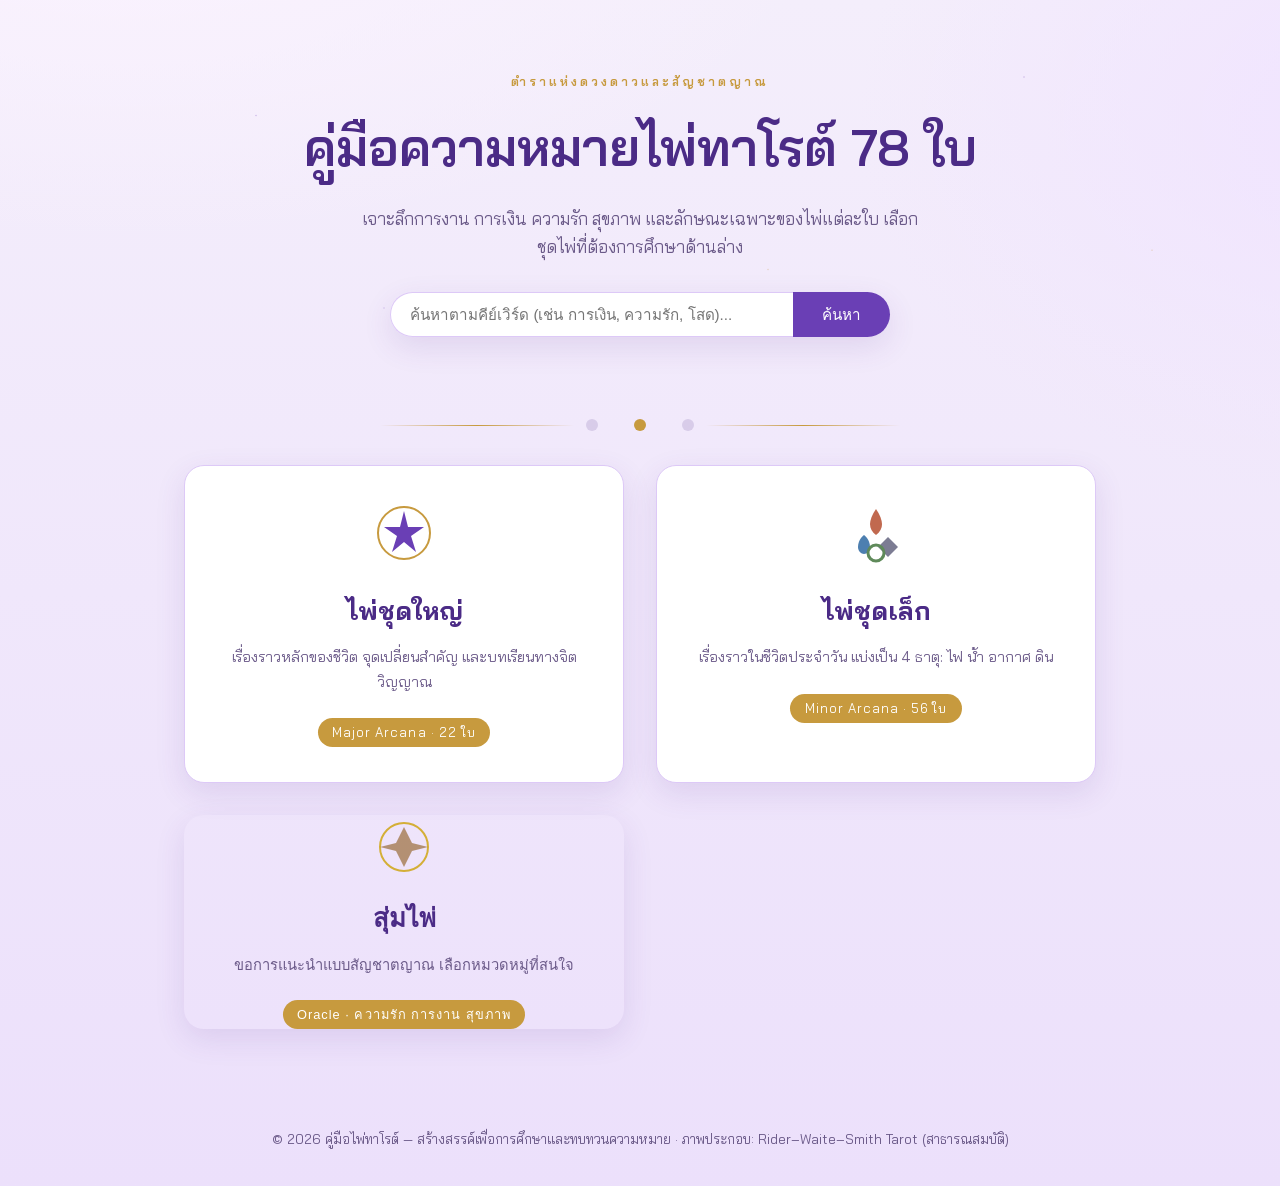
<file: tarotweb/index.html>
<!DOCTYPE html>
<html lang="th">
<head>
<meta charset="UTF-8">
<meta name="viewport" content="width=device-width, initial-scale=1.0">
<title>ตำราไพ่ทาโรต์ 78 ใบ</title>
<link rel="preconnect" href="https://fonts.googleapis.com">
<link rel="preconnect" href="https://fonts.gstatic.com" crossorigin>
<link href="https://fonts.googleapis.com/css2?family=Bai+Jamjuree:ital,wght@0,200;0,300;0,400;0,500;0,600;0,700;1,200;1,300;1,400;1,500;1,600;1,700&display=swap" rel="stylesheet">
<link href="https://fonts.googleapis.com/css2?family=Taviraj:wght@400;500;600;700&family=Prompt:wght@300;400;500;600&display=swap" rel="stylesheet">
<link rel="stylesheet" href="style.css">
</head>
<body>

<header class="hero">
  <div class="eyebrow">ตำราแห่งดวงดาวและสัญชาตญาณ</div>
  <h1>คู่มือความหมายไพ่ทาโรต์ 78 ใบ</h1>
  <p>เจาะลึกการงาน การเงิน ความรัก สุขภาพ และลักษณะเฉพาะของไพ่แต่ละใบ เลือกชุดไพ่ที่ต้องการศึกษาด้านล่าง</p>
  <div class="search-container">
    <input type="search" id="search-input" placeholder="ค้นหาตามคีย์เวิร์ด (เช่น การเงิน, ความรัก, โสด)...">
    <button id="search-btn">ค้นหา</button>
  </div>
</header>

<div class="moon-divider">
  <div class="line"></div>
  <div class="phases">
    <svg viewBox="0 0 24 24"><circle cx="12" cy="12" r="9" fill="#4b2b86" opacity="0.15"/></svg>
    <svg viewBox="0 0 24 24"><path d="M12 3a9 9 0 000 18 6.5 6.5 0 010-18z" fill="#c79a3e"/></svg>
    <svg viewBox="0 0 24 24"><circle cx="12" cy="12" r="9" fill="#c79a3e"/></svg>
    <svg viewBox="0 0 24 24"><path d="M12 3a9 9 0 010 18 6.5 6.5 0 000-18z" fill="#c79a3e"/></svg>
    <svg viewBox="0 0 24 24"><circle cx="12" cy="12" r="9" fill="#4b2b86" opacity="0.15"/></svg>
  </div>
  <div class="line"></div>
</div>

<!-- ============ LANDING: PORTAL SELECTION ============ -->
<div id="landing" class="view active">
  <div class="portals">
    <a href="datatarot/tarot22.html" class="portal-card" id="portal-major" style="text-decoration: none;">
      <svg class="portal-icon" viewBox="0 0 64 64"><circle cx="32" cy="32" r="26" fill="none" stroke="#c79a3e" stroke-width="2"/><path d="M32 10 L36 26 L52 26 L39 35 L44 51 L32 41 L20 51 L25 35 L12 26 L28 26 Z" fill="#6a3fb5"/></svg>
      <h2>ไพ่ชุดใหญ่</h2>
      <p class="desc">เรื่องราวหลักของชีวิต จุดเปลี่ยนสำคัญ และบทเรียนทางจิตวิญญาณ</p>
      <span class="portal-count">Major Arcana · 22 ใบ</span>
    </a>
    <a href="datatarot/tarot56.html" class="portal-card" id="portal-minor" style="text-decoration: none;">
      <svg class="portal-icon" viewBox="0 0 64 64">
        <path d="M32 8 C24 20 24 28 32 34 C40 28 40 20 32 8Z" fill="#c1694f"/>
        <path d="M14 46 C14 38 20 34 20 34 C20 34 26 38 26 46 C26 50 23 53 20 53 C17 53 14 50 14 46Z" fill="#4d7fb0"/>
        <path d="M44 36 L54 46 L44 56 L34 46 Z" fill="#7c7c93"/>
        <circle cx="32" cy="52" r="8" fill="none" stroke="#5f8a5a" stroke-width="3"/>
      </svg>
      <h2>ไพ่ชุดเล็ก</h2>
      <p class="desc">เรื่องราวในชีวิตประจำวัน แบ่งเป็น 4 ธาตุ: ไฟ น้ำ อากาศ ดิน</p>
      <span class="portal-count">Minor Arcana · 56 ใบ</span>
    </a>
    <button class="portal-card" id="portal-oracle" style="text-decoration: none; border: none; cursor: pointer; background: none; padding: 0;">
      <svg class="portal-icon" viewBox="0 0 64 64"><circle cx="32" cy="32" r="24" fill="none" stroke="#d4af37" stroke-width="2"/><path d="M32 12 L40 28 L56 32 L40 36 L32 52 L24 36 L8 32 L24 28 Z" fill="#a67c52" opacity="0.8"/></svg>
      <h2>สุ่มไพ่</h2>
      <p class="desc">ขอการแนะนำแบบสัญชาตญาณ เลือกหมวดหมู่ที่สนใจ</p>
      <span class="portal-count">Oracle · ความรัก การงาน สุขภาพ</span>
    </button>
  </div>
</div>

<!-- ============ SEARCH RESULTS VIEW ============ -->
<div id="search-results" class="view">
  <div class="view-header">
    <button class="back-btn" data-target="landing">← กลับหน้าหลัก</button>
    <h2 style="margin-top:1.2rem;">ผลการค้นหา</h2>
    <p id="search-results-desc"></p>
  </div>
  <div class="container">
    <div class="card-grid" id="search-results-grid"></div>
  </div>
</div>

<!-- ============ CARD DETAIL VIEW (NEW) ============ -->
<section id="card-detail" class="view">
  <!-- Content will be generated by JavaScript -->
</section>

<!-- ============ ORACLE READING: CATEGORY SELECTION ============ -->
<div id="oracle" class="view">
  <div class="view-header">
    <button class="back-btn" data-target="landing">← กลับหน้าหลัก</button>
    <h2 style="margin-top:1.2rem;">✨ ขอการแนะนำจากไพ่ทาโรต์</h2>
    <p>เลือกหมวดหมู่ที่ต้องการขอคำแนะนำ</p>
  </div>
  <div class="container">
    <div class="oracle-categories">
      <button class="oracle-category-btn" data-category="love">
        <span class="category-icon">💕</span>
        <h3>ความรัก</h3>
        <p>ความสัมพันธ์ ความรัก การรักษา</p>
      </button>
      <button class="oracle-category-btn" data-category="work">
        <span class="category-icon">💼</span>
        <h3>การงาน</h3>
        <p>อาชีพ ธุรกิจ ความก้าวหน้า</p>
      </button>
      <button class="oracle-category-btn" data-category="health">
        <span class="category-icon">🌿</span>
        <h3>สุขภาพ</h3>
        <p>ร่างกาย ใจใจ ความอยู่ดี</p>
      </button>
    </div>
  </div>
</div>

<!-- ============ ORACLE RESULT VIEW ============ -->
<div id="oracle-result" class="view">
  <div class="view-header">
    <button class="back-btn" data-target="oracle">← ย้อนกลับ</button>
    <h2 style="margin-top:1.2rem;">✨ ดึงไพ่คำแนะนำ</h2>
    <p id="oracle-result-category"></p>
  </div>
  <div class="container">
    <div class="oracle-result-container">
      <div class="oracle-card-wrapper">
        <div class="oracle-card-back"></div>
        <button class="draw-btn" id="draw-card-btn">ดึงไพ่ 🃏</button>
      </div>
      <div id="oracle-card-display" style="display: none;">
        <div class="detail-container">
          <div class="detail-left-col">
            <img id="oracle-card-image" alt="card" class="detail-card-image">
          </div>
          <div class="detail-right-col">
            <h3 id="oracle-card-name" style="font-size: 1.5rem; margin-bottom: 1rem;"></h3>
            <div class="detail-meaning-box">
              <h4 style="font-size: 1.1rem;">สำหรับคุณ:</h4>
              <p id="oracle-card-meaning" style="font-size: 1rem; line-height: 1.6;"></p>
            </div>
          </div>
        </div>
      </div>
    </div>
  </div>
</div>


<footer>&copy; 2026 คู่มือไพ่ทาโรต์ — สร้างสรรค์เพื่อการศึกษาและทบทวนความหมาย · <a href="https://en.wikipedia.org/wiki/Rider%E2%80%93Waite_Tarot">ภาพประกอบ: Rider–Waite–Smith Tarot (สาธารณสมบัติ)</a> </footer>

<script type="module" src="app.js"></script>
</body>
</html>
</file>
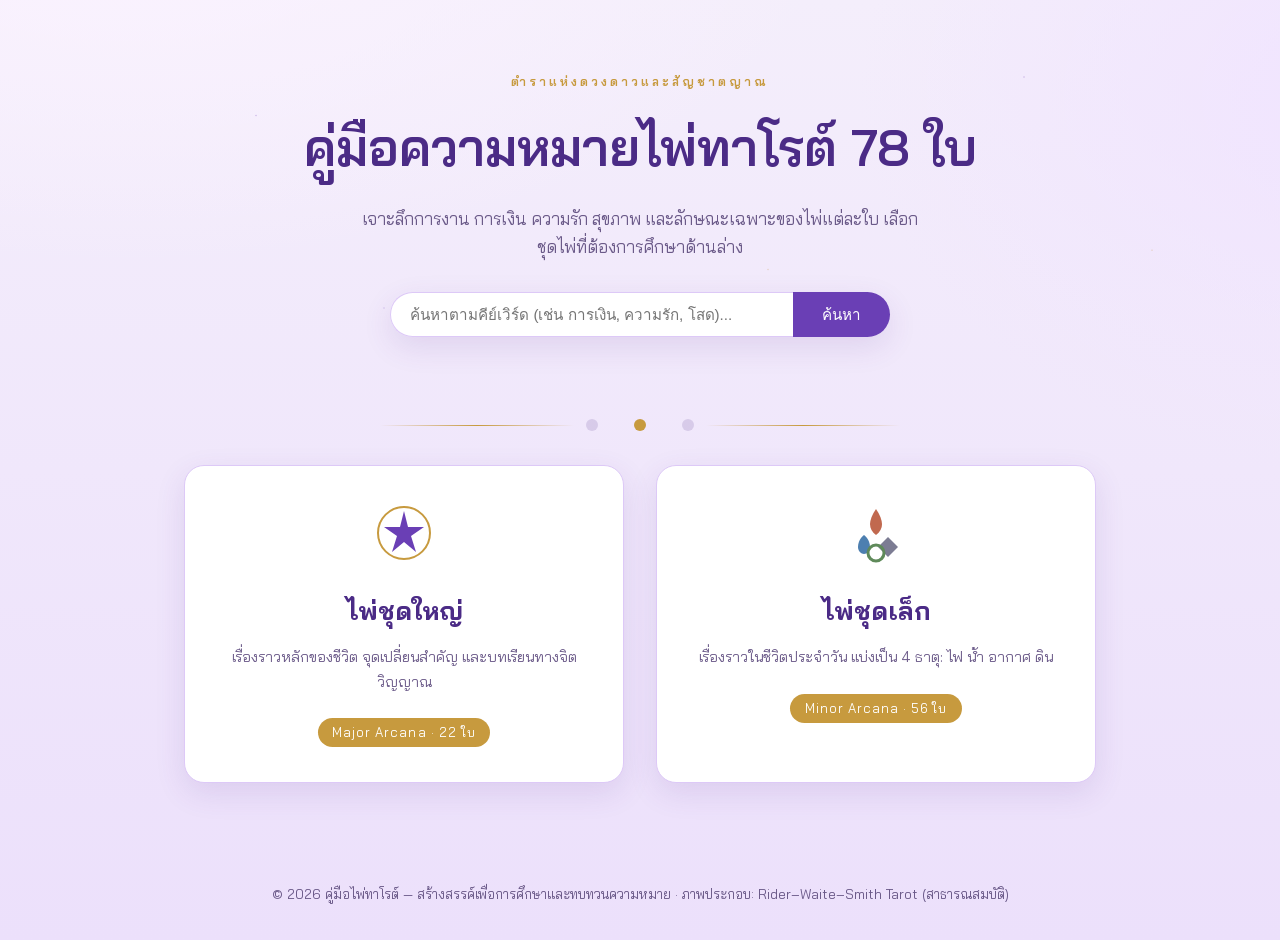
<file: tarotweb/tarot.html>
<!DOCTYPE html>
<html lang="th">
<head>
<meta charset="UTF-8">
<meta name="viewport" content="width=device-width, initial-scale=1.0">
<title>ตำราไพ่ทาโรต์ 78 ใบ</title>
<link rel="preconnect" href="https://fonts.googleapis.com">
<link rel="preconnect" href="https://fonts.gstatic.com" crossorigin>
<link href="https://fonts.googleapis.com/css2?family=Bai+Jamjuree:ital,wght@0,200;0,300;0,400;0,500;0,600;0,700;1,200;1,300;1,400;1,500;1,600;1,700&display=swap" rel="stylesheet">
<link href="https://fonts.googleapis.com/css2?family=Taviraj:wght@400;500;600;700&family=Prompt:wght@300;400;500;600&display=swap" rel="stylesheet">
<style>
  :root{
    --bg-1:#f4eefb;
    --bg-2:#ece0fb;
    --panel:#ffffff;
    --ink:#3a2a52;
    --ink-soft:#6b5a89;
    --violet:#6a3fb5;
    --violet-deep:#4b2b86;
    --gold:#c79a3e;
    --line:#ddc9f7;
    --fire:#c1694f;
    --water:#4d7fb0;
    --air:#7c7c93;
    --earth:#5f8a5a;
    --shadow: 0 10px 30px rgba(90,50,150,0.12);
  }
  *{box-sizing:border-box;}
  html,body{margin:0;padding:0;}
  body{
    font-family:'Bai Jamjuree',sans-serif;
    color:var(--ink);
    background:
      radial-gradient(1200px 600px at 10% -10%, #fbf3ff 0%, transparent 60%),
      radial-gradient(1000px 700px at 110% 10%, #f0e3ff 0%, transparent 55%),
      linear-gradient(180deg, var(--bg-1), var(--bg-2));
    min-height:100vh;
    line-height:1.65;
  }
  h1,h2,h3{ margin:0; }

  /* ---------- Moon phase divider (signature element) ---------- */
  .moon-divider{
    display:flex; align-items:center; justify-content:center; gap:10px;
    margin: 2rem auto; width:min(520px,80%);
  }
  .moon-divider .line{ height:1px; flex:1; background:linear-gradient(90deg,transparent,var(--gold),transparent); }
  .moon-divider .phases{ display:flex; gap:8px; }
  .moon-divider svg{ width:16px; height:16px; }

  /* ---------- Header / Hero ---------- */
  header.hero{
    text-align:center;
    padding: 4.5rem 1.5rem 3rem;
    position:relative;
    overflow:hidden;
  }
  header.hero::before{
    content:"";
    position:absolute; inset:0;
    background-image: radial-gradient(2px 2px at 20% 30%, rgba(107,60,181,0.35) 0, transparent 60%),
                       radial-gradient(2px 2px at 80% 20%, rgba(107,60,181,0.3) 0, transparent 60%),
                       radial-gradient(2px 2px at 60% 70%, rgba(199,154,62,0.35) 0, transparent 60%),
                       radial-gradient(2px 2px at 30% 80%, rgba(107,60,181,0.25) 0, transparent 60%),
                       radial-gradient(2px 2px at 90% 65%, rgba(199,154,62,0.3) 0, transparent 60%);
    pointer-events:none;
  }
  .eyebrow{
    letter-spacing:0.25em; text-transform:uppercase; font-size:0.75rem;
    color:var(--gold); font-weight:600; margin-bottom:0.8rem;
  }
  header.hero h1{
    font-size: clamp(2rem, 5vw, 3.2rem);
    color:var(--violet-deep);
    font-weight:600;
  }
  header.hero p{
    color:var(--ink-soft); font-size:1.05rem; max-width:560px; margin:1rem auto 0;
  }
  .search-container{
    margin-top: 2rem; display:flex; max-width:500px; width:90%; margin-left:auto; margin-right:auto;
    box-shadow: var(--shadow); border-radius: 999px;
  }
  #search-input{
    flex-grow:1; border:1px solid var(--line); background:var(--panel); color:var(--ink);
    padding: 0.8rem 1.2rem; border-radius: 999px 0 0 999px;  font-size: 0.95rem;
    border-right:none;
  }
  #search-btn{
    border:none; background:var(--violet); color:white; padding: 0 1.8rem; border-radius: 0 999px 999px 0;
     font-size: 0.95rem; cursor:pointer; transition: background .2s;
  }
  #search-btn:hover{ background: var(--violet-deep); }

  /* ---------- Portal selection (landing) ---------- */
  .portals{
    display:grid; grid-template-columns: 1fr 1fr; gap:2rem;
    max-width:960px; margin: 1rem auto 4rem; padding:0 1.5rem;
  }
  @media (max-width:720px){ .portals{ grid-template-columns:1fr; } }

  .portal-card{
    background:var(--panel);
    border-radius:20px;
    padding:2.2rem 1.8rem;
    text-align:center;
    border:1px solid var(--line);
    box-shadow:var(--shadow);
    cursor:pointer;
    transition: transform .25s ease, box-shadow .25s ease, border-color .25s ease;
    position:relative;
  }
  .portal-card:hover{
    transform:translateY(-6px);
    box-shadow: 0 18px 40px rgba(90,50,150,0.2);
    border-color:var(--violet);
  }
  .portal-icon{ width:64px; height:64px; margin:0 auto 1rem; }
  .portal-card h2{ font-size:1.6rem; color:var(--violet-deep); margin-bottom:0.4rem; }
  .portal-count{
    display:inline-block; margin-top:0.6rem;
    font-size:0.8rem; letter-spacing:0.08em;
    color:#fff; background:var(--gold);
    padding:0.25rem 0.9rem; border-radius:999px;
  }
  .portal-card p.desc{ color:var(--ink-soft); font-size:0.92rem; margin-top:0.9rem; }

  /* ---------- Views ---------- */
  /* --- Card Detail View --- */
  #card-detail { background-color: #fde8e8; padding-top: 2rem; padding-bottom: 4rem; }
  .detail-header { text-align: center; margin-bottom: 2rem; }
  .detail-header-badge { display: inline-block; background-color: #5c2c2c; color: #fff; padding: 0.5rem 1.5rem; border-radius: 9999px; font-size: 1.25rem; font-weight: bold; }
  .detail-container { display: flex; flex-direction: column; gap: 2rem; max-width: 900px; margin: 0 auto; padding: 0 1rem; }
  @media (min-width: 768px) { .detail-container { flex-direction: row; } }
  .detail-left-col { flex: 1; display: flex; justify-content: center; align-items: flex-start; }
  .detail-card-image { width: 100%; max-width: 350px; border-radius: 16px; border: 2px solid white; box-shadow: 0 10px 20px rgba(0, 0, 0, 0.1), 0 3px 6px rgba(0, 0, 0, 0.08); }
  .detail-right-col { flex: 1.5; background-color: #5c2c2c; border-radius: 16px; padding: 1.5rem; display: flex; flex-direction: column; gap: 1rem; }
  .detail-meaning-box { background-color: #fce0e0; border-radius: 12px; padding: 1rem 1.5rem; }
  .detail-meaning-box h3 { font-size: 1.1rem; font-weight: bold; color: #1a1a1a; margin-top: 0; margin-bottom: 0.5rem; }
  .detail-meaning-box p { font-size: 1rem; color: #333; margin: 0; line-height: 1.6; }
  #card-detail .back-btn { margin-top: 2rem; background-color: #5c2c2c; color: white; border: none; }
  #card-detail .back-btn:hover { background-color: #7a4242; }

  .view{ display:none; }
  .view.active{ display:block; }

  .back-btn{
    display:inline-flex; align-items:center; gap:0.4rem;
    background:none; border:1px solid var(--line);
    color:var(--violet-deep); 
    padding:0.6rem 1.2rem; border-radius:999px; cursor:pointer;
    font-size:0.9rem;
    transition: background .2s ease;
  }
  .back-btn:hover{ background:rgba(255,255,255,0.7); }

  .view-header{ text-align:center; padding: 2.5rem 1.5rem 1rem; }
  .view-header h2{ font-size:2rem; color:var(--violet-deep); }
  .view-header p{ color:var(--ink-soft); margin-top:0.5rem; }

  /* Suit tabs (minor arcana) */
  .suit-tabs{
    display:flex; flex-wrap:wrap; justify-content:center; gap:0.8rem;
    margin: 1.5rem auto 0; padding:0 1rem;
  }
  .suit-tab{
    display:flex; align-items:center; gap:0.5rem;
    border-radius:999px; padding:0.55rem 1.2rem;
    border:1.5px solid var(--line); background:#fff;
    cursor:pointer; font-family:'Prompt',sans-serif; font-size:0.92rem;
    color:var(--ink); transition: all .2s ease;
  }
  .suit-tab svg{ width:16px; height:16px; }
  .suit-tab.active{ color:#fff; border-color:transparent; }
  .suit-tab[data-suit="wands"].active{ background:var(--fire); }
  .suit-tab[data-suit="cups"].active{ background:var(--water); }
  .suit-tab[data-suit="swords"].active{ background:var(--air); }
  .suit-tab[data-suit="pentacles"].active{ background:var(--earth); }

  .container{ max-width:1200px; margin:0 auto; padding: 2rem 1.5rem 4rem; }

  .card-grid{
    display:grid; grid-template-columns: repeat(auto-fit, minmax(300px,1fr));
    gap:1.8rem;
  }

  .tarot-card{
    background:var(--panel);
    border-radius:16px;
    overflow:hidden;
    border:1px solid var(--line);
    box-shadow: 0 6px 16px rgba(90,50,150,0.08);
    transition: transform .25s ease, box-shadow .25s ease; cursor: pointer;
  }
  /* Initial state for animation */
  .tarot-card {
    opacity: 0; /* Start invisible */
    transform: translateY(20px); /* Start slightly below its final position */
    animation: card-appear 0.5s ease-out forwards; /* Apply the animation */
    /* animation-delay will be set via JavaScript for staggered effect */
  }
  @keyframes card-appear {
    from { opacity: 0; transform: translateY(20px); }
    to { opacity: 1; transform: translateY(0); }
  }

  .tarot-card:hover{
    transform: translateY(-6px);
    box-shadow: 0 14px 30px rgba(90,50,150,0.18);
  }
  .card-image-wrap{
    background: linear-gradient(160deg,#efe4fb,#f8f2ff);
    display:flex; align-items:center; justify-content:center;
    padding:1.2rem;
  }
  .card-image-wrap img{
    width:auto; max-width:100%; height:280px; object-fit:contain;
    border-radius:6px;
    box-shadow: 0 6px 18px rgba(60,30,100,0.25);
  }
  .card-content{ padding:1.2rem; }
  .card-title{
    font-size:1.1rem; text-align:center; color:var(--violet-deep);
  }
  .suit-accent-wands .card-title{ color:var(--fire); }
  .suit-accent-cups .card-title{ color:var(--water); }
  .suit-accent-swords .card-title{ color:var(--air); }
  .suit-accent-pentacles .card-title{ color:var(--earth); }

  footer{
    text-align:center; padding:2.2rem 1rem; color:var(--ink-soft); font-size:0.85rem;
  }
  footer a{
    color:inherit;
    text-decoration:none;
  }
  footer a:hover{
    text-decoration:underline;
  }
</style>
</head>
<body>

<header class="hero">
  <div class="eyebrow">ตำราแห่งดวงดาวและสัญชาตญาณ</div>
  <h1>คู่มือความหมายไพ่ทาโรต์ 78 ใบ</h1>
  <p>เจาะลึกการงาน การเงิน ความรัก สุขภาพ และลักษณะเฉพาะของไพ่แต่ละใบ เลือกชุดไพ่ที่ต้องการศึกษาด้านล่าง</p>
  <div class="search-container">
    <input type="search" id="search-input" placeholder="ค้นหาตามคีย์เวิร์ด (เช่น การเงิน, ความรัก, โสด)...">
    <button id="search-btn">ค้นหา</button>
  </div>
</header>

<div class="moon-divider">
  <div class="line"></div>
  <div class="phases">
    <svg viewBox="0 0 24 24"><circle cx="12" cy="12" r="9" fill="#4b2b86" opacity="0.15"/></svg>
    <svg viewBox="0 0 24 24"><path d="M12 3a9 9 0 000 18 6.5 6.5 0 010-18z" fill="#c79a3e"/></svg>
    <svg viewBox="0 0 24 24"><circle cx="12" cy="12" r="9" fill="#c79a3e"/></svg>
    <svg viewBox="0 0 24 24"><path d="M12 3a9 9 0 010 18 6.5 6.5 0 000-18z" fill="#c79a3e"/></svg>
    <svg viewBox="0 0 24 24"><circle cx="12" cy="12" r="9" fill="#4b2b86" opacity="0.15"/></svg>
  </div>
  <div class="line"></div>
</div>

<!-- ============ LANDING: PORTAL SELECTION ============ -->
<div id="landing" class="view active">
  <div class="portals" style="grid-template-columns: repeat(auto-fit, minmax(280px, 1fr));">
    <div class="portal-card" id="portal-major">
      <svg class="portal-icon" viewBox="0 0 64 64"><circle cx="32" cy="32" r="26" fill="none" stroke="#c79a3e" stroke-width="2"/><path d="M32 10 L36 26 L52 26 L39 35 L44 51 L32 41 L20 51 L25 35 L12 26 L28 26 Z" fill="#6a3fb5"/></svg>
      <h2>ไพ่ชุดใหญ่</h2>
      <p class="desc">เรื่องราวหลักของชีวิต จุดเปลี่ยนสำคัญ และบทเรียนทางจิตวิญญาณ</p>
      <span class="portal-count">Major Arcana · 22 ใบ</span>
    </div>
    <div class="portal-card" id="portal-minor">
      <svg class="portal-icon" viewBox="0 0 64 64">
        <path d="M32 8 C24 20 24 28 32 34 C40 28 40 20 32 8Z" fill="#c1694f"/>
        <path d="M14 46 C14 38 20 34 20 34 C20 34 26 38 26 46 C26 50 23 53 20 53 C17 53 14 50 14 46Z" fill="#4d7fb0"/>
        <path d="M44 36 L54 46 L44 56 L34 46 Z" fill="#7c7c93"/>
        <circle cx="32" cy="52" r="8" fill="none" stroke="#5f8a5a" stroke-width="3"/>
      </svg>
      <h2>ไพ่ชุดเล็ก</h2>
      <p class="desc">เรื่องราวในชีวิตประจำวัน แบ่งเป็น 4 ธาตุ: ไฟ น้ำ อากาศ ดิน</p>
      <span class="portal-count">Minor Arcana · 56 ใบ</span>
    </div>
  </div>
</div>

<!-- ============ MAJOR ARCANA VIEW ============ -->
<div id="major" class="view">
  <div class="view-header">
    <button class="back-btn" data-target="landing">← กลับหน้าหลัก</button>
    <h2 style="margin-top:1.2rem;">🌟 Major Arcana — ไพ่ชุดใหญ่ 22 ใบ</h2>
    <p>เรื่องราวการเดินทาง ผ่านบทเรียนสำคัญของชีวิต</p>
  </div>
  <div class="container">
    <div class="card-grid" id="major-grid"></div>
  </div>
</div>

<!-- ============ MINOR ARCANA VIEW ============ -->
<div id="minor" class="view">
  <div class="view-header">
    <button class="back-btn" data-target="landing">← กลับหน้าหลัก</button>
    <h2 style="margin-top:1.2rem;">🔮 Minor Arcana — ไพ่ชุดเล็ก 56 ใบ</h2>
    <p>แบ่งตาม 4 ธาตุ เลือกชุดที่ต้องการศึกษา</p>
    <div class="suit-tabs">
      <div class="suit-tab" data-suit="pentacles">
        <svg viewBox="0 0 24 24"><path d="M12 2c-3 4-3 7 0 10 3-3 3-6 0-10z" fill="currentColor"/></svg>
        pentacles · ดิน
      </div>
      <div class="suit-tab" data-suit="cups">
        <svg viewBox="0 0 24 24"><path d="M5 15c0-3 2-6 2-6h10s2 3 2 6a7 7 0 01-14 0z" fill="currentColor"/></svg>
        cups · น้ำ
      </div>
      <div class="suit-tab" data-suit="swords">
        <svg viewBox="0 0 24 24"><path d="M12 2l3 3-9 9-3-3z" fill="currentColor"/><path d="M15 5l4 4-9 9-4-4z" fill="currentColor" opacity="0.6"/></svg>
        swords · ลม
      </div>
      <div class="suit-tab" data-suit="wands">
        <svg viewBox="0 0 24 24"><circle cx="12" cy="12" r="9" fill="none" stroke="currentColor" stroke-width="2"/></svg>
        wands · ไฟ
      </div>
    </div>
  </div>
  <div class="container">
    <div class="card-grid" id="minor-grid"></div>
  </div>
</div>

<!-- ============ SEARCH RESULTS VIEW ============ -->
<div id="search-results" class="view">
  <div class="view-header">
    <button class="back-btn" data-target="landing">← กลับหน้าหลัก</button>
    <h2 style="margin-top:1.2rem;">ผลการค้นหา</h2>
    <p id="search-results-desc"></p>
  </div>
  <div class="container">
    <div class="card-grid" id="search-results-grid"></div>
  </div>
</div>

<!-- ============ CARD DETAIL VIEW (NEW) ============ -->
<section id="card-detail" class="view">
  <!-- Content will be generated by JavaScript -->
</section>


<footer>&copy; 2026 คู่มือไพ่ทาโรต์ — สร้างสรรค์เพื่อการศึกษาและทบทวนความหมาย · <a href="https://en.wikipedia.org/wiki/Rider%E2%80%93Waite_Tarot">ภาพประกอบ: Rider–Waite–Smith Tarot (สาธารณสมบัติ)</a> </footer>

<script type="module" src="app.js"></script>
</body>
</html>
</file>
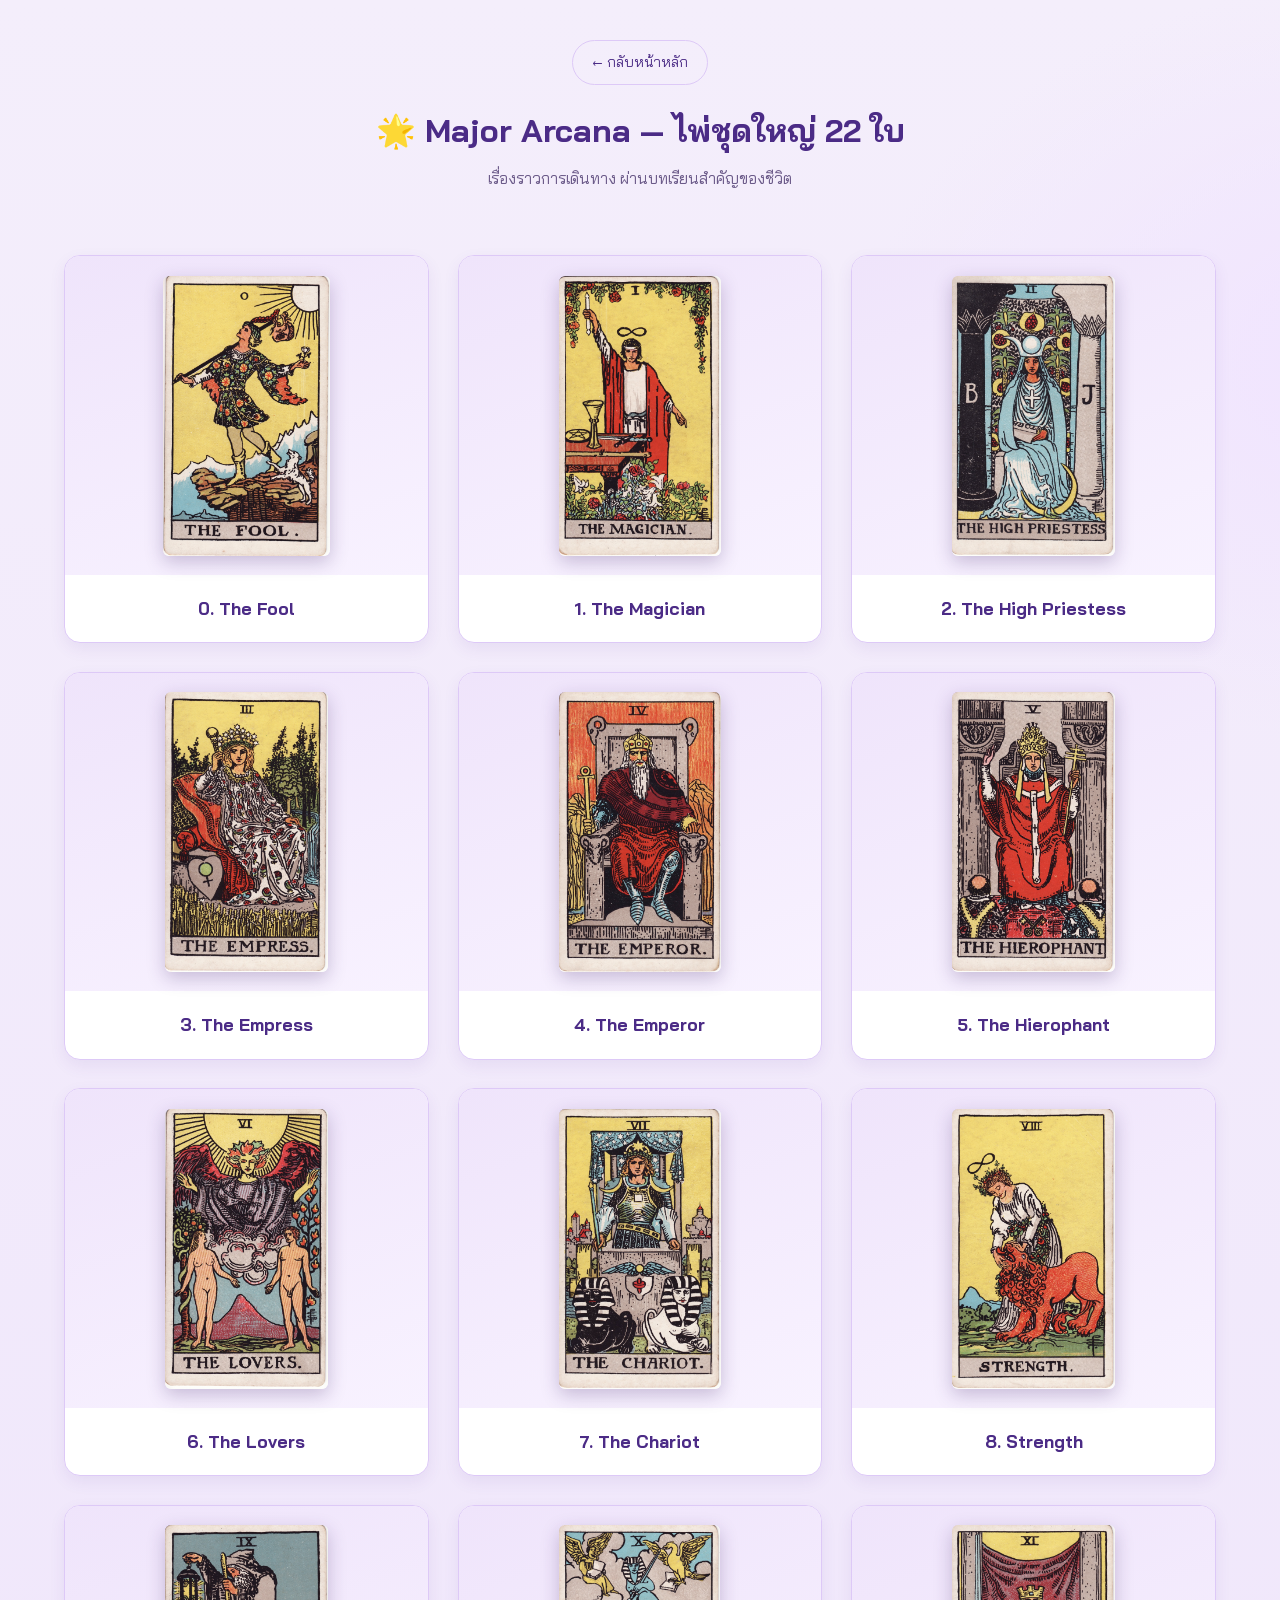
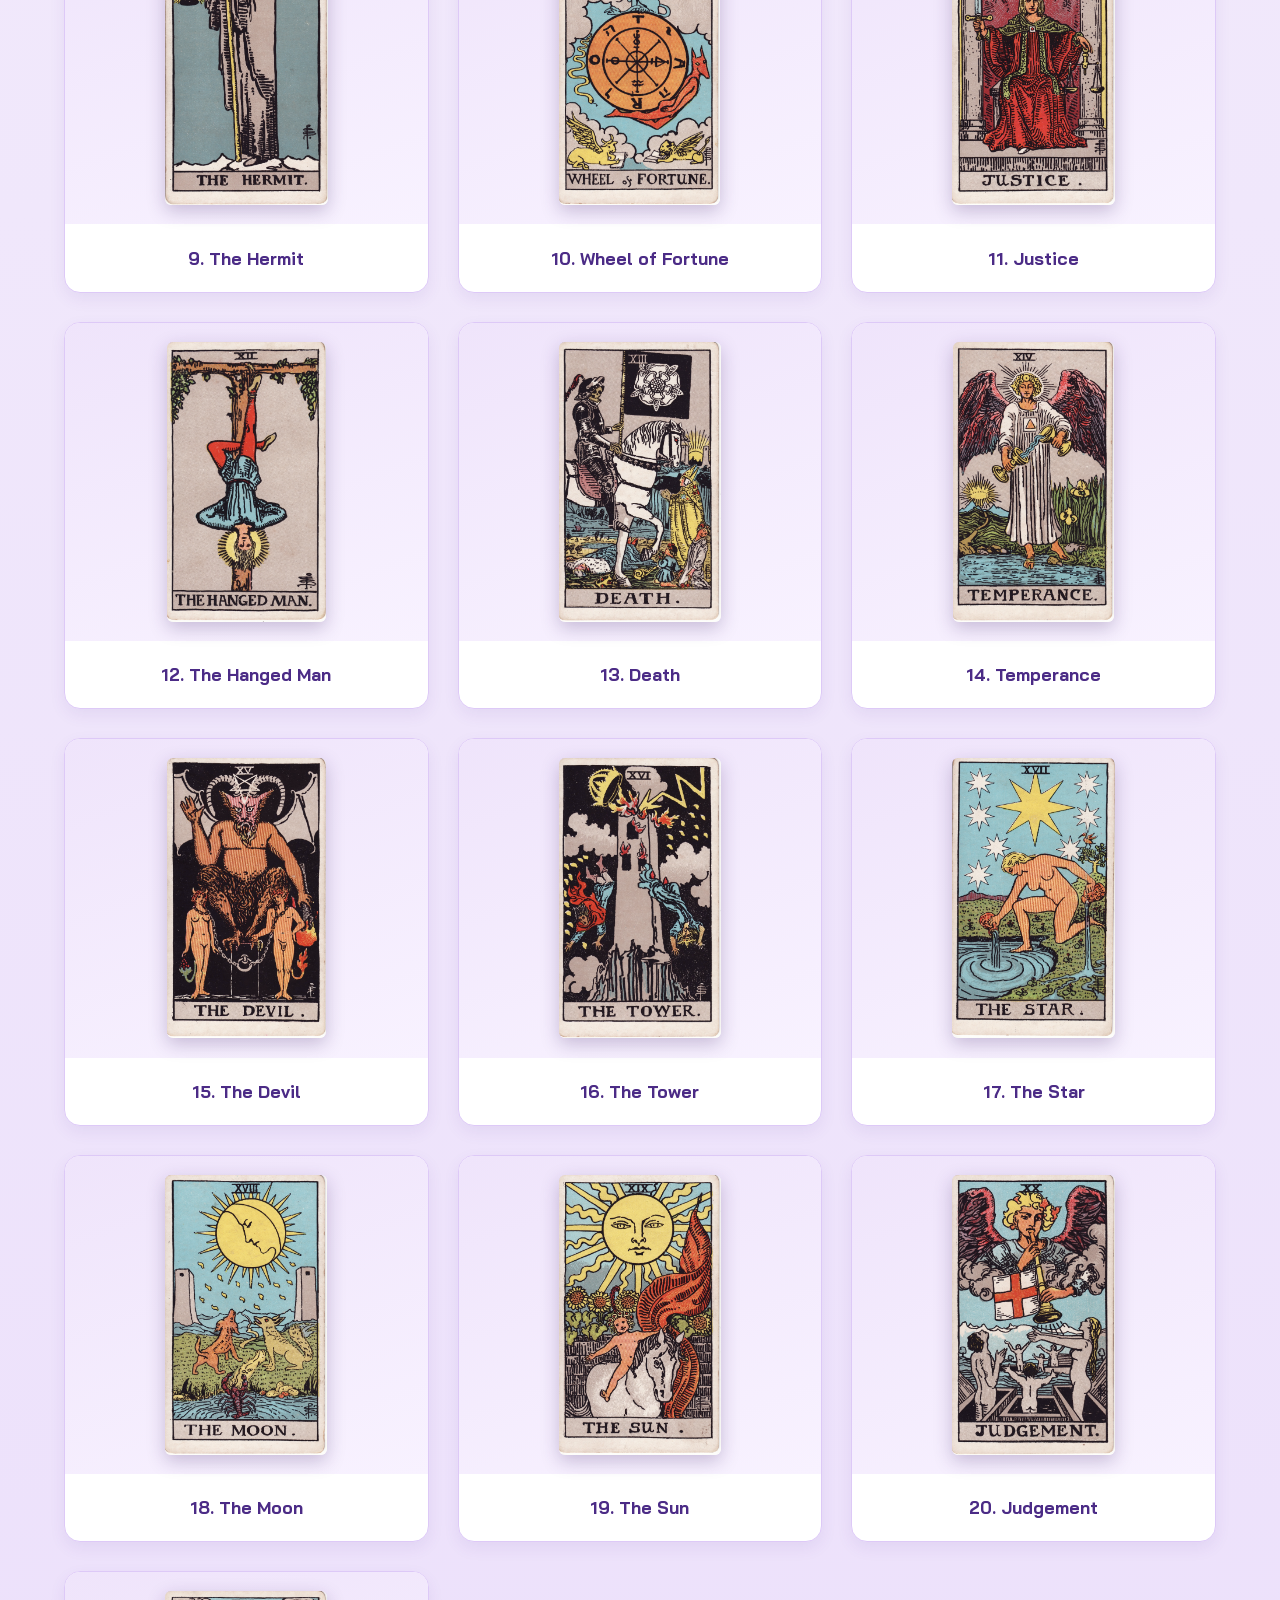
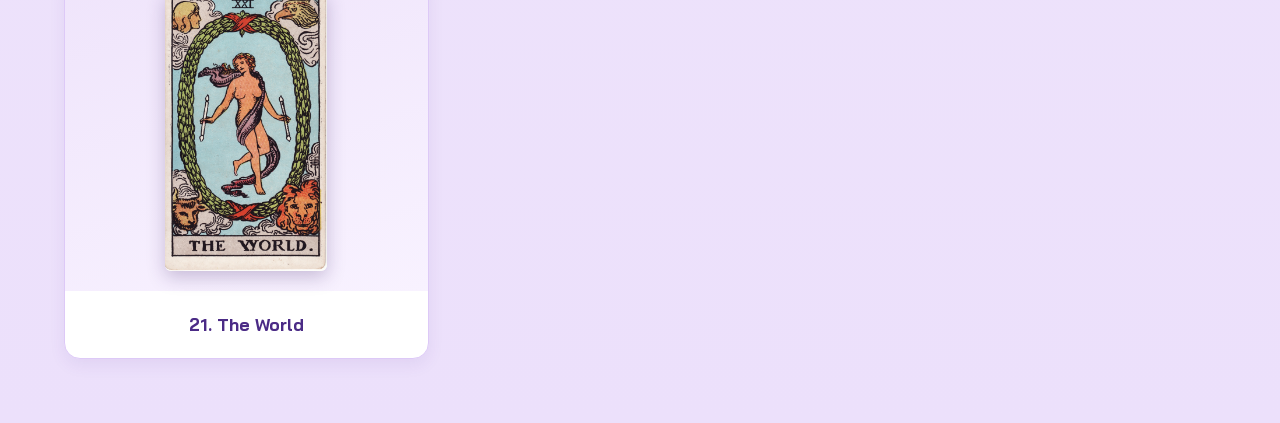
<file: tarotweb/datatarot/tarot22.html>
<!DOCTYPE html>
<html lang="th">
<head>
<meta charset="UTF-8">
<meta name="viewport" content="width=device-width, initial-scale=1.0">
<title>ไพ่ชุดใหญ่ (Major Arcana) - คู่มือไพ่ทาโรต์</title>
<link rel="preconnect" href="https://fonts.googleapis.com">
<link rel="preconnect" href="https://fonts.gstatic.com" crossorigin>
<link href="https://fonts.googleapis.com/css2?family=Bai+Jamjuree:ital,wght@0,200;0,300;0,400;0,500;0,600;0,700;1,200;1,300;1,400;1,500;1,600;1,700&display=swap" rel="stylesheet">
<link href="https://fonts.googleapis.com/css2?family=Taviraj:wght@400;500;600;700&family=Prompt:wght@300;400;500;600&display=swap" rel="stylesheet">
<link rel="stylesheet" href="../style.css">
</head>
<body>

<!-- ============ MAJOR ARCANA VIEW ============ -->
<div id="major" class="view active">
  <div class="view-header">
    <a href="../index.html" class="back-btn" style="text-decoration: none;">← กลับหน้าหลัก</a>
    <h2 style="margin-top:1.2rem;">🌟 Major Arcana — ไพ่ชุดใหญ่ 22 ใบ</h2>
    <p>เรื่องราวการเดินทาง ผ่านบทเรียนสำคัญของชีวิต</p>
  </div>
  <div class="container">
    <div class="card-grid" id="major-grid"></div>
  </div>
</div>

<!-- Card Detail View (for displaying card info) -->
<section id="card-detail" class="view"></section>

<script type="module" src="../app.js"></script>
</body>
</html>
</file>
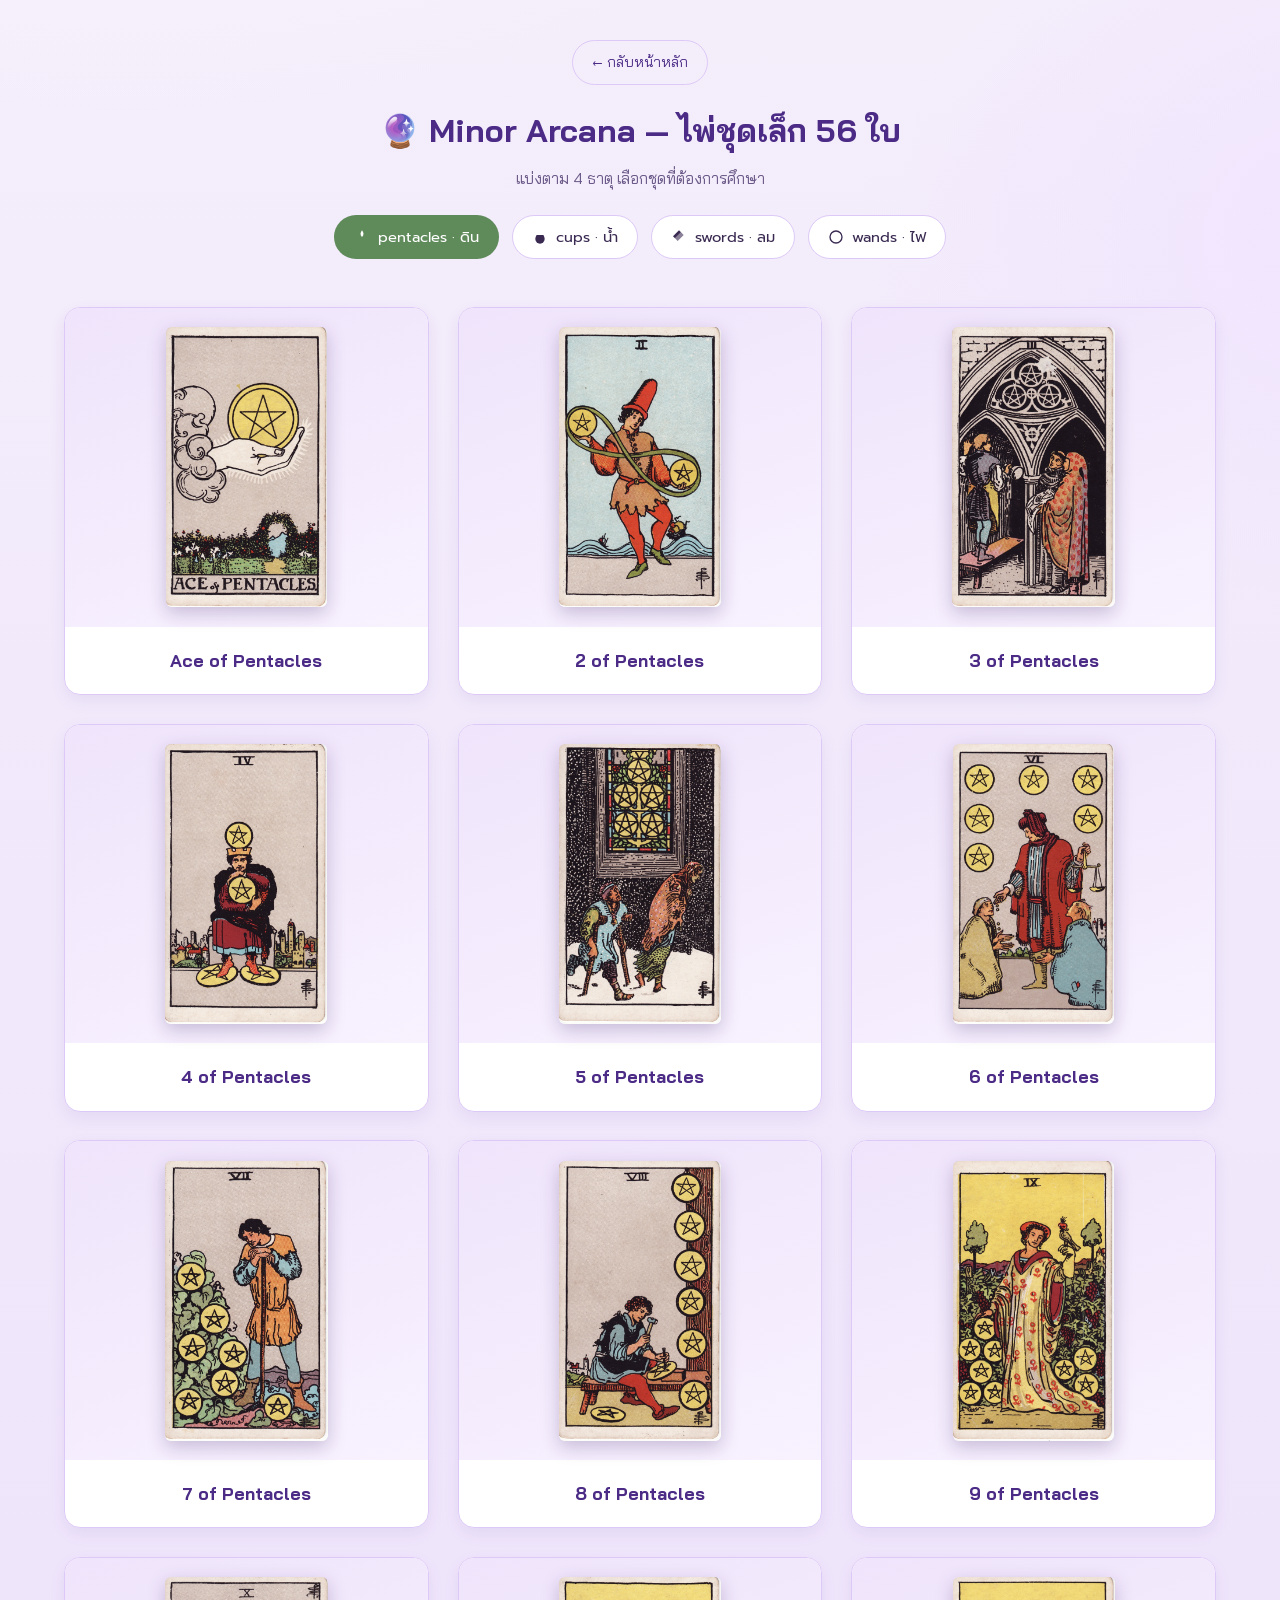
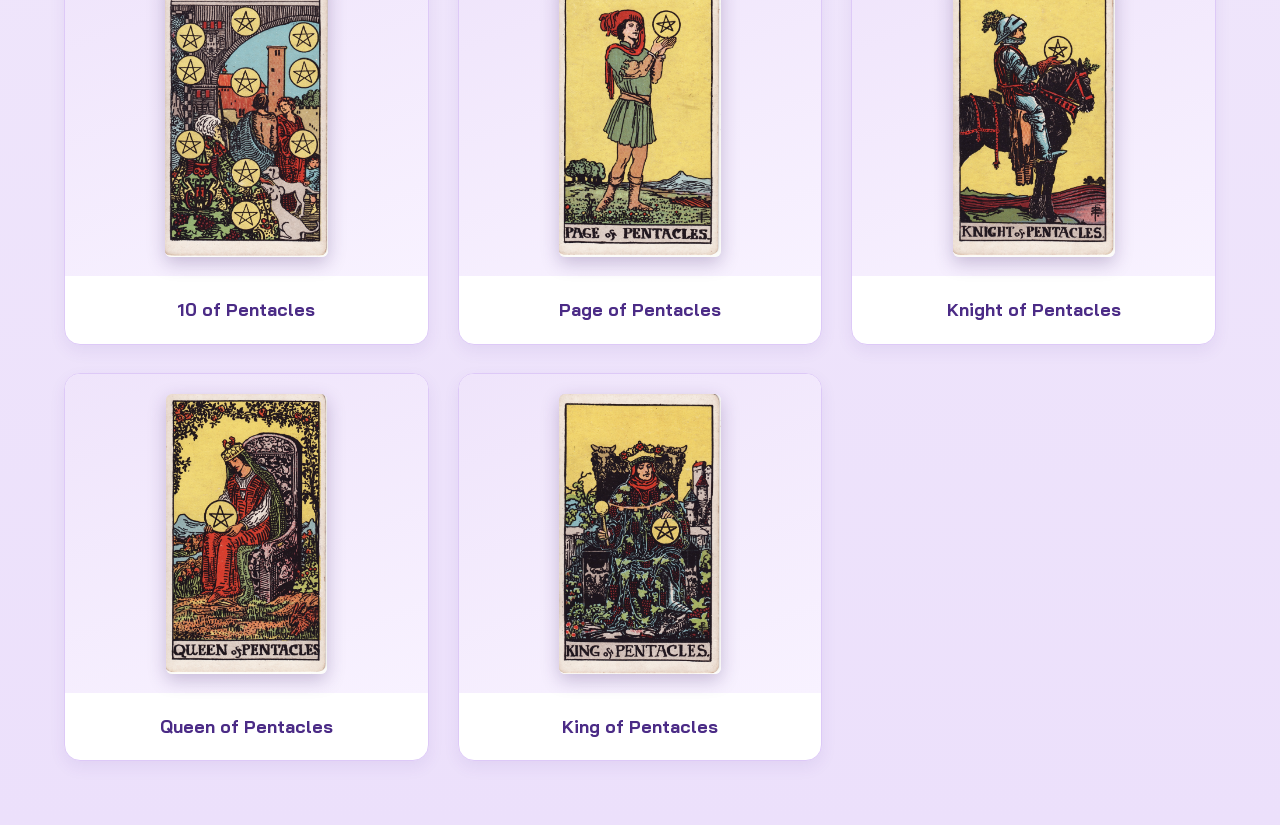
<file: tarotweb/datatarot/tarot56.html>
<!DOCTYPE html>
<html lang="th">
<head>
<meta charset="UTF-8">
<meta name="viewport" content="width=device-width, initial-scale=1.0">
<title>ไพ่ชุดเล็ก (Minor Arcana) - คู่มือไพ่ทาโรต์</title>
<link rel="preconnect" href="https://fonts.googleapis.com">
<link rel="preconnect" href="https://fonts.gstatic.com" crossorigin>
<link href="https://fonts.googleapis.com/css2?family=Bai+Jamjuree:ital,wght@0,200;0,300;0,400;0,500;0,600;0,700;1,200;1,300;1,400;1,500;1,600;1,700&display=swap" rel="stylesheet">
<link href="https://fonts.googleapis.com/css2?family=Taviraj:wght@400;500;600;700&family=Prompt:wght@300;400;500;600&display=swap" rel="stylesheet">
<link rel="stylesheet" href="../style.css">
</head>
<body>

<!-- ============ MINOR ARCANA VIEW ============ -->
<div id="minor" class="view active">
  <div class="view-header">
    <a href="../index.html" class="back-btn" style="text-decoration: none;">← กลับหน้าหลัก</a>
    <h2 style="margin-top:1.2rem;">🔮 Minor Arcana — ไพ่ชุดเล็ก 56 ใบ</h2>
    <p>แบ่งตาม 4 ธาตุ เลือกชุดที่ต้องการศึกษา</p>
    <div class="suit-tabs">
      <div class="suit-tab" data-suit="pentacles">
        <svg viewBox="0 0 24 24"><path d="M12 2c-3 4-3 7 0 10 3-3 3-6 0-10z" fill="currentColor"/></svg>
        pentacles · ดิน
      </div>
      <div class="suit-tab" data-suit="cups">
        <svg viewBox="0 0 24 24"><path d="M5 15c0-3 2-6 2-6h10s2 3 2 6a7 7 0 01-14 0z" fill="currentColor"/></svg>
        cups · น้ำ
      </div>
      <div class="suit-tab" data-suit="swords">
        <svg viewBox="0 0 24 24"><path d="M12 2l3 3-9 9-3-3z" fill="currentColor"/><path d="M15 5l4 4-9 9-4-4z" fill="currentColor" opacity="0.6"/></svg>
        swords · ลม
      </div>
      <div class="suit-tab" data-suit="wands">
        <svg viewBox="0 0 24 24"><circle cx="12" cy="12" r="9" fill="none" stroke="currentColor" stroke-width="2"/></svg>
        wands · ไฟ
      </div>
    </div>
  </div>
  <div class="container">
    <div class="card-grid" id="minor-grid"></div>
  </div>
</div>

<!-- Card Detail View (for displaying card info) -->
<section id="card-detail" class="view"></section>

<script type="module" src="../app.js"></script>
</body>
</html>
</file>
<file: tarotweb/style.css>
:root{
    --bg-1:#f4eefb;
    --bg-2:#ece0fb;
    --panel:#ffffff;
    --ink:#3a2a52;
    --ink-soft:#6b5a89;
    --violet:#6a3fb5;
    --violet-deep:#4b2b86;
    --gold:#c79a3e;
    --line:#ddc9f7;
    --fire:#c1694f;
    --water:#4d7fb0;
    --air:#7c7c93;
    --earth:#5f8a5a;
    --shadow: 0 10px 30px rgba(90,50,150,0.12);
  }
  *{box-sizing:border-box;}
  html,body{margin:0;padding:0;}
  body{
    font-family:'Bai Jamjuree',sans-serif;
    color:var(--ink);
    background:
      radial-gradient(1200px 600px at 10% -10%, #fbf3ff 0%, transparent 60%),
      radial-gradient(1000px 700px at 110% 10%, #f0e3ff 0%, transparent 55%),
      linear-gradient(180deg, var(--bg-1), var(--bg-2));
    min-height:100vh;
    line-height:1.65;
  }
  h1,h2,h3{ margin:0; }

  /* ---------- Moon phase divider (signature element) ---------- */
  .moon-divider{
    display:flex; align-items:center; justify-content:center; gap:10px;
    margin: 2rem auto; width:min(520px,80%);
  }
  .moon-divider .line{ height:1px; flex:1; background:linear-gradient(90deg,transparent,var(--gold),transparent); }
  .moon-divider .phases{ display:flex; gap:8px; }
  .moon-divider svg{ width:16px; height:16px; }

  /* ---------- Header / Hero ---------- */
  header.hero{
    text-align:center;
    padding: 4.5rem 1.5rem 3rem;
    position:relative;
    overflow:hidden;
  }
  header.hero::before{
    content:"";
    position:absolute; inset:0;
    background-image: radial-gradient(2px 2px at 20% 30%, rgba(107,60,181,0.35) 0, transparent 60%),
                       radial-gradient(2px 2px at 80% 20%, rgba(107,60,181,0.3) 0, transparent 60%),
                       radial-gradient(2px 2px at 60% 70%, rgba(199,154,62,0.35) 0, transparent 60%),
                       radial-gradient(2px 2px at 30% 80%, rgba(107,60,181,0.25) 0, transparent 60%),
                       radial-gradient(2px 2px at 90% 65%, rgba(199,154,62,0.3) 0, transparent 60%);
    pointer-events:none;
  }
  .eyebrow{
    letter-spacing:0.25em; text-transform:uppercase; font-size:0.75rem;
    color:var(--gold); font-weight:600; margin-bottom:0.8rem;
  }
  header.hero h1{
    font-size: clamp(2rem, 5vw, 3.2rem);
    color:var(--violet-deep);
    font-weight:600;
  }
  header.hero p{
    color:var(--ink-soft); font-size:1.05rem; max-width:560px; margin:1rem auto 0;
  }
  .search-container{
    margin-top: 2rem; display:flex; max-width:500px; width:90%; margin-left:auto; margin-right:auto;
    box-shadow: var(--shadow); border-radius: 999px;
  }
  #search-input{
    flex-grow:1; border:1px solid var(--line); background:var(--panel); color:var(--ink);
    padding: 0.8rem 1.2rem; border-radius: 999px 0 0 999px;  font-size: 0.95rem;
    border-right:none;
  }
  #search-btn{
    border:none; background:var(--violet); color:white; padding: 0 1.8rem; border-radius: 0 999px 999px 0;
     font-size: 0.95rem; cursor:pointer; transition: background .2s;
  }
  #search-btn:hover{ background: var(--violet-deep); }

  /* ---------- Portal selection (landing) ---------- */
  .portals{
    display:grid; grid-template-columns: 1fr 1fr; gap:2rem;
    max-width:960px; margin: 1rem auto 4rem; padding:0 1.5rem;
  }
  @media (max-width:720px){ .portals{ grid-template-columns:1fr; } }

  .portal-card{
    background:var(--panel);
    border-radius:20px;
    padding:2.2rem 1.8rem;
    text-align:center;
    border:1px solid var(--line);
    box-shadow:var(--shadow);
    cursor:pointer;
    transition: transform .25s ease, box-shadow .25s ease, border-color .25s ease;
    position:relative;
  }
  .portal-card:hover{
    transform:translateY(-6px);
    box-shadow: 0 18px 40px rgba(90,50,150,0.2);
    border-color:var(--violet);
  }
  .portal-icon{ width:64px; height:64px; margin:0 auto 1rem; }
  .portal-card h2{ font-size:1.6rem; color:var(--violet-deep); margin-bottom:0.4rem; }
  .portal-count{
    display:inline-block; margin-top:0.6rem;
    font-size:0.8rem; letter-spacing:0.08em;
    color:#fff; background:var(--gold);
    padding:0.25rem 0.9rem; border-radius:999px;
  }
  .portal-card p.desc{ color:var(--ink-soft); font-size:0.92rem; margin-top:0.9rem; }

  /* ---------- Views ---------- */
  /* --- Card Detail View --- */
  #card-detail { background-color: #fde8e8; padding-top: 2rem; padding-bottom: 4rem; }
  .detail-header { text-align: center; margin-bottom: 2rem; }
  .detail-header-badge { display: inline-block; background-color: #5c2c2c; color: #fff; padding: 0.5rem 1.5rem; border-radius: 9999px; font-size: 1.25rem; font-weight: bold; }
  .detail-container { display: flex; flex-direction: column; gap: 2rem; max-width: 900px; margin: 0 auto; padding: 0 1rem; }
  @media (min-width: 768px) { .detail-container { flex-direction: row; } }
  .detail-left-col { flex: 1; display: flex; justify-content: center; align-items: flex-start; }
  .detail-card-image { width: 100%; max-width: 350px; border-radius: 16px; border: 2px solid white; box-shadow: 0 10px 20px rgba(0, 0, 0, 0.1), 0 3px 6px rgba(0, 0, 0, 0.08); }
  .detail-right-col { flex: 1.5; background-color: #5c2c2c; border-radius: 16px; padding: 1.5rem; display: flex; flex-direction: column; gap: 1rem; }
  .detail-meaning-box { background-color: #fce0e0; border-radius: 12px; padding: 1rem 1.5rem; }
  .detail-meaning-box h3 { font-size: 1.1rem; font-weight: bold; color: #1a1a1a; margin-top: 0; margin-bottom: 0.5rem; }
  .detail-meaning-box p { font-size: 1rem; color: #333; margin: 0; line-height: 1.6; }
  #card-detail .back-btn { margin-top: 2rem; background-color: #5c2c2c; color: white; border: none; }
  #card-detail .back-btn:hover { background-color: #7a4242; }

  .view{ display:none; }
  .view.active{ display:block; }

  .back-btn{
    display:inline-flex; align-items:center; gap:0.4rem;
    background:none; border:1px solid var(--line);
    color:var(--violet-deep); 
    padding:0.6rem 1.2rem; border-radius:999px; cursor:pointer;
    font-size:0.9rem;
    transition: background .2s ease;
  }
  .back-btn:hover{ background:rgba(255,255,255,0.7); }

  .view-header{ text-align:center; padding: 2.5rem 1.5rem 1rem; }
  .view-header h2{ font-size:2rem; color:var(--violet-deep); }
  .view-header p{ color:var(--ink-soft); margin-top:0.5rem; }

  /* Suit tabs (minor arcana) */
  .suit-tabs{
    display:flex; flex-wrap:wrap; justify-content:center; gap:0.8rem;
    margin: 1.5rem auto 0; padding:0 1rem;
  }
  .suit-tab{
    display:flex; align-items:center; gap:0.5rem;
    border-radius:999px; padding:0.55rem 1.2rem;
    border:1.5px solid var(--line); background:#fff;
    cursor:pointer; font-family:'Prompt',sans-serif; font-size:0.92rem;
    color:var(--ink); transition: all .2s ease;
  }
  .suit-tab svg{ width:16px; height:16px; }
  .suit-tab.active{ color:#fff; border-color:transparent; }
  .suit-tab[data-suit="wands"].active{ background:var(--fire); }
  .suit-tab[data-suit="cups"].active{ background:var(--water); }
  .suit-tab[data-suit="swords"].active{ background:var(--air); }
  .suit-tab[data-suit="pentacles"].active{ background:var(--earth); }

  .container{ max-width:1200px; margin:0 auto; padding: 2rem 1.5rem 4rem; }

  .card-grid{
    display:grid; grid-template-columns: repeat(auto-fit, minmax(300px,1fr));
    gap:1.8rem;
  }

  .tarot-card{
    background:var(--panel);
    border-radius:16px;
    overflow:hidden;
    border:1px solid var(--line);
    box-shadow: 0 6px 16px rgba(90,50,150,0.08);
    transition: transform .25s ease, box-shadow .25s ease; cursor: pointer;
  }
  /* Initial state for animation */
  .tarot-card {
    opacity: 0; /* Start invisible */
    transform: translateY(20px); /* Start slightly below its final position */
    animation: card-appear 0.5s ease-out forwards; /* Apply the animation */
    /* animation-delay will be set via JavaScript for staggered effect */
  }
  @keyframes card-appear {
    from { opacity: 0; transform: translateY(20px); }
    to { opacity: 1; transform: translateY(0); }
  }

  .tarot-card:hover{
    transform: translateY(-6px);
    box-shadow: 0 14px 30px rgba(90,50,150,0.18);
  }
  .card-image-wrap{
    background: linear-gradient(160deg,#efe4fb,#f8f2ff);
    display:flex; align-items:center; justify-content:center;
    padding:1.2rem;
  }
  .card-image-wrap img{
    width:auto; max-width:100%; height:280px; object-fit:contain;
    border-radius:6px;
    box-shadow: 0 6px 18px rgba(60,30,100,0.25);
  }
  .card-content{ padding:1.2rem; }
  .card-title{
    font-size:1.1rem; text-align:center; color:var(--violet-deep);
  }
  .suit-accent-wands .card-title{ color:var(--fire); }
  .suit-accent-cups .card-title{ color:var(--water); }
  .suit-accent-swords .card-title{ color:var(--air); }
  .suit-accent-pentacles .card-title{ color:var(--earth); }

  footer{
    text-align:center; padding:2.2rem 1rem; color:var(--ink-soft); font-size:0.85rem;
  }
  footer a{
    color:inherit;
    text-decoration:none;
  }
  footer a:hover{
    text-decoration:underline;
  }

  /* ---------- Oracle Reading System ---------- */
  .oracle-categories {
    display: grid;
    grid-template-columns: repeat(auto-fit, minmax(280px, 1fr));
    gap: 2rem;
    max-width: 900px;
    margin: 0 auto;
    padding: 0 1.5rem;
  }

  .oracle-category-btn {
    background: var(--panel);
    border: 2px solid var(--line);
    border-radius: 16px;
    padding: 2rem 1.5rem;
    text-align: center;
    cursor: pointer;
    font-family: 'Bai Jamjuree', sans-serif;
    transition: all 0.3s ease;
    position: relative;
    overflow: hidden;
  }

  .oracle-category-btn::before {
    content: '';
    position: absolute;
    inset: 0;
    background: linear-gradient(135deg, rgba(199,154,62,0.1), transparent);
    opacity: 0;
    transition: opacity 0.3s ease;
  }

  .oracle-category-btn:hover {
    transform: translateY(-8px);
    box-shadow: 0 16px 40px rgba(90,50,150,0.15);
    border-color: var(--violet);
  }

  .oracle-category-btn:hover::before {
    opacity: 1;
  }

  .category-icon {
    font-size: 3rem;
    display: block;
    margin-bottom: 1rem;
  }

  .oracle-category-btn h3 {
    font-size: 1.4rem;
    color: var(--violet-deep);
    margin-bottom: 0.5rem;
  }

  .oracle-category-btn p {
    color: var(--ink-soft);
    font-size: 0.9rem;
    margin: 0;
  }

  /* Oracle Result View */
  .oracle-result-container {
    max-width: 800px;
    margin: 0 auto;
    padding: 0 1.5rem;
  }

  .oracle-card-wrapper {
    display: flex;
    flex-direction: column;
    align-items: center;
    gap: 2rem;
    margin: 2rem 0;
  }

  .oracle-card-back {
    width: 200px;
    height: 300px;
    background: linear-gradient(135deg, var(--violet) 0%, var(--gold) 100%);
    border-radius: 16px;
    border: 3px solid var(--line);
    box-shadow: 0 12px 30px rgba(90,50,150,0.25);
    display: flex;
    align-items: center;
    justify-content: center;
    font-size: 4rem;
    position: relative;
    overflow: hidden;
  }

  .oracle-card-back::before {
    content: '✨';
    font-size: 5rem;
    opacity: 0.3;
    animation: float 3s ease-in-out infinite;
  }

  @keyframes float {
    0%, 100% { transform: translateY(0); }
    50% { transform: translateY(-10px); }
  }

  .draw-btn {
    background: linear-gradient(135deg, var(--violet), var(--violet-deep));
    color: white;
    border: none;
    padding: 1rem 2.5rem;
    border-radius: 999px;
    font-size: 1.1rem;
    font-weight: 600;
    cursor: pointer;
    transition: all 0.3s ease;
    box-shadow: 0 8px 20px rgba(90,50,150,0.3);
    font-family: 'Bai Jamjuree', sans-serif;
  }

  .draw-btn:hover {
    transform: scale(1.05);
    box-shadow: 0 12px 30px rgba(90,50,150,0.4);
  }

  .draw-btn:active {
    transform: scale(0.98);
  }

  #oracle-card-display {
    animation: slide-in 0.6s ease-out;
  }

  @keyframes slide-in {
    from {
      opacity: 0;
      transform: translateY(20px);
    }
    to {
      opacity: 1;
      transform: translateY(0);
    }
  }

  #oracle {
    padding-top: 0.5rem;
  }

  #oracle-result {
    padding-top: 0.5rem;
  }
</file>
